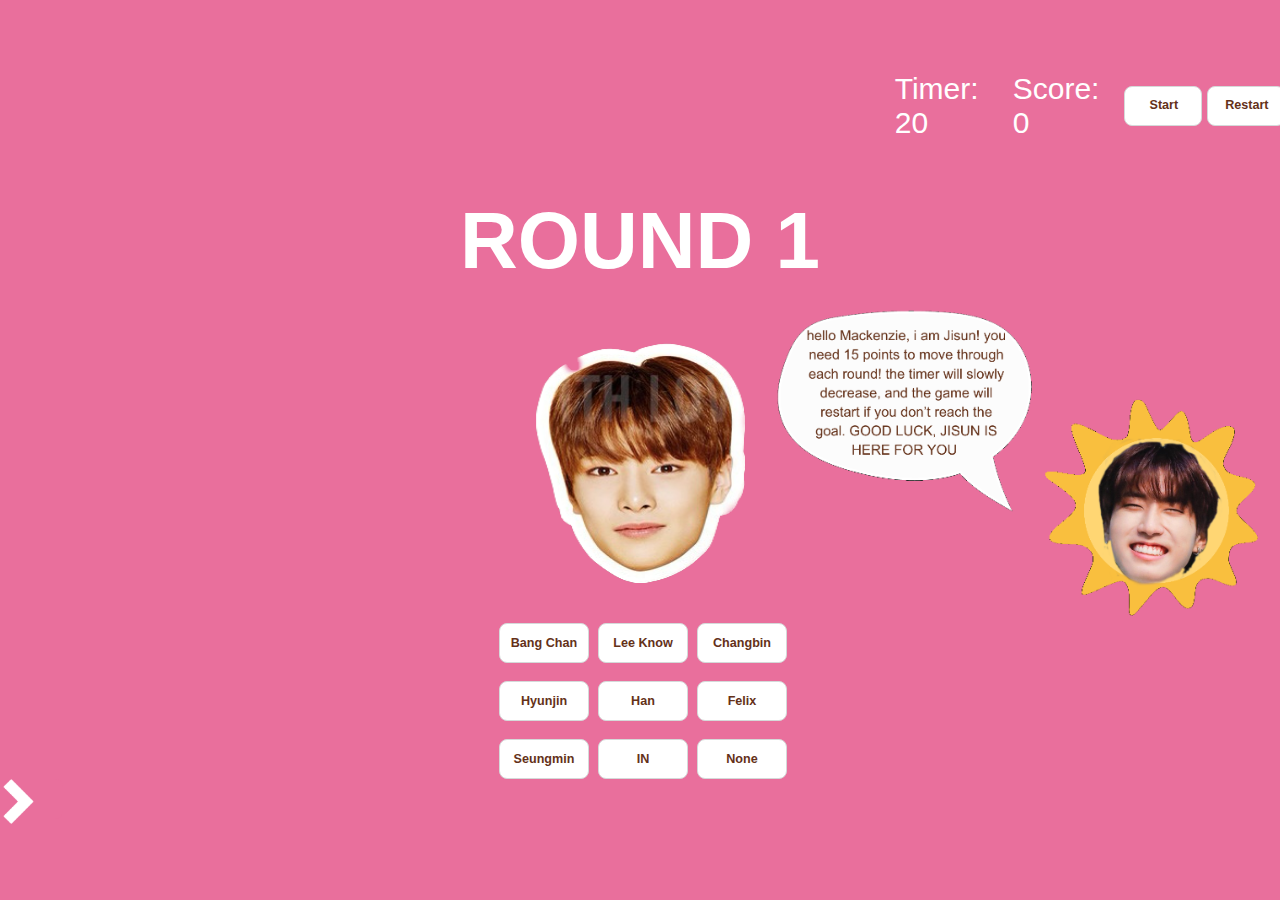
<file: index.html>
<!DOCTYPE html>
<html lang="en">
<head>
  <meta charset="UTF-8">
  <meta name="viewport" content="width=device-width, initial-scale=1.0">
  <title>Image Gallery</title>
  <link rel="stylesheet" href="styles.css">
</head>
<body> 
  <img id='skzright' src="ji1right.png">

  
  
  <div id="heading"> 
    <div id="timerDisplay">timer: 20</div>
    <div id="scoreDisplay">score: 0</div>
    <button id="startButton">Start</button>
    <button id="restartButton">Restart</button>
  </div> 

  <h1>ROUND 1</h1> 



  <br><br>
  <div id="imageContainer">
    <img id="galleryImage" src="skzr1/001.png" alt="Gallery Image">
  </div>
  <br><br>
  <div id="imgbuttons">
    <button class="imageButton" data-image-id="004">Bang Chan</button>
    <button class="imageButton" data-image-id="002">Lee Know</button>
    <button class="imageButton" data-image-id="006">Changbin</button><br><br>
    <button class="imageButton" data-image-id="005">Hyunjin</button>
    <button class="imageButton" data-image-id="007">Han</button>
    <button class="imageButton" data-image-id="008">Felix</button><br><br>
    <button class="imageButton" data-image-id="003">Seungmin</button>
    <button class="imageButton" data-image-id="001">IN</button>
    <button class="imageButton" data-image-id="000">None</button>


  </div>
  

  <div id="dirButtons">
    <button id="nextRoundButton"><img src='rightarrow.png'></button>
  </div>

  <script>
    let currentRound = 1;
    const numImages = 8;
    const imagePathPrefix = 'skzr1';
    const images = Array.from({ length: numImages }, (_, i) => `${imagePathPrefix}/${(i + 1).toString().padStart(3, '0')}.png`);
    shuffleArray(images); // Shuffle the array
    const timerDuration = 20; // Set the timer duration for this page
    
    const nextRoundButton = document.getElementById('nextRoundButton');
      nextRoundButton.addEventListener('click', function () {
        currentRound++;
        window.location.href = 'round' + currentRound + '.html';
      });

    const startButton = document.getElementById('startButton');
    startButton.addEventListener('click', function () {
      if (!timerInterval) {
              startTimer();
      }
    });

    const restartButton = document.getElementById('restartButton');
    restartButton.addEventListener('click', function () {
      window.location.href = 'index.html';
    });

    // Get all buttons with the class "imageButton"
    const imageButtons = document.querySelectorAll('.imageButton');
    let currentHighlightedButton = null;

    // Attach click event listeners to each button
    imageButtons.forEach(button => {
        button.addEventListener('click', function () {
        const selectedImageId = button.dataset.imageId; // Get the data-image-id attribute

          // Reset the color of the previously highlighted button
          if (currentHighlightedButton) {
            currentHighlightedButton.style.backgroundColor = '';
          }

          // Check if the selected image ID matches the current image's ID
          if (selectedImageId === getCurrentImageId()) {
            // Set the style for a correct match (you can customize this part)
            button.style.backgroundColor = 'rgb(152, 251, 152)';
            changeImage();
            if (!timerInterval) {
              startTimer();
            }
          } else {
            // Set the style for an incorrect match (you can customize this part)
            button.style.backgroundColor = 'red';
          }

          // Set the currentHighlightedButton to the clicked button
          currentHighlightedButton = button;

          // Reset button color after a short delay (e.g., 1000 milliseconds or 1 second)
          setTimeout(() => {
            button.style.backgroundColor = ''; // Reset to default color
          }, 1000); // Adjust the delay as needed
        });
      });
  

  function getCurrentImageId() {
    const currentImageSrc = galleryImage.src;
    const matches = currentImageSrc.match(/\/(\d{3})\.png$/);
    const imageId = matches ? matches[1] : null;
    console.log('Current Image ID:', imageId);
    return imageId;
  }

  /*
  function getCurrentImageId() {
    const currentImageSrc = galleryImage.src;
    const matches = currentImageSrc.match(/\/(\d{3})\.png$/);
    return matches ? matches[1] : null;
  }
  */

  // Function to shuffle the array randomly
  function shuffleArray(array) {
    for (let i = array.length - 1; i > 0; i--) {
      const j = Math.floor(Math.random() * (i + 1));
      [array[i], array[j]] = [array[j], array[i]];
    }
  }
  </script>

  <script src="script.js"></script>
</body>
</html>
</file>
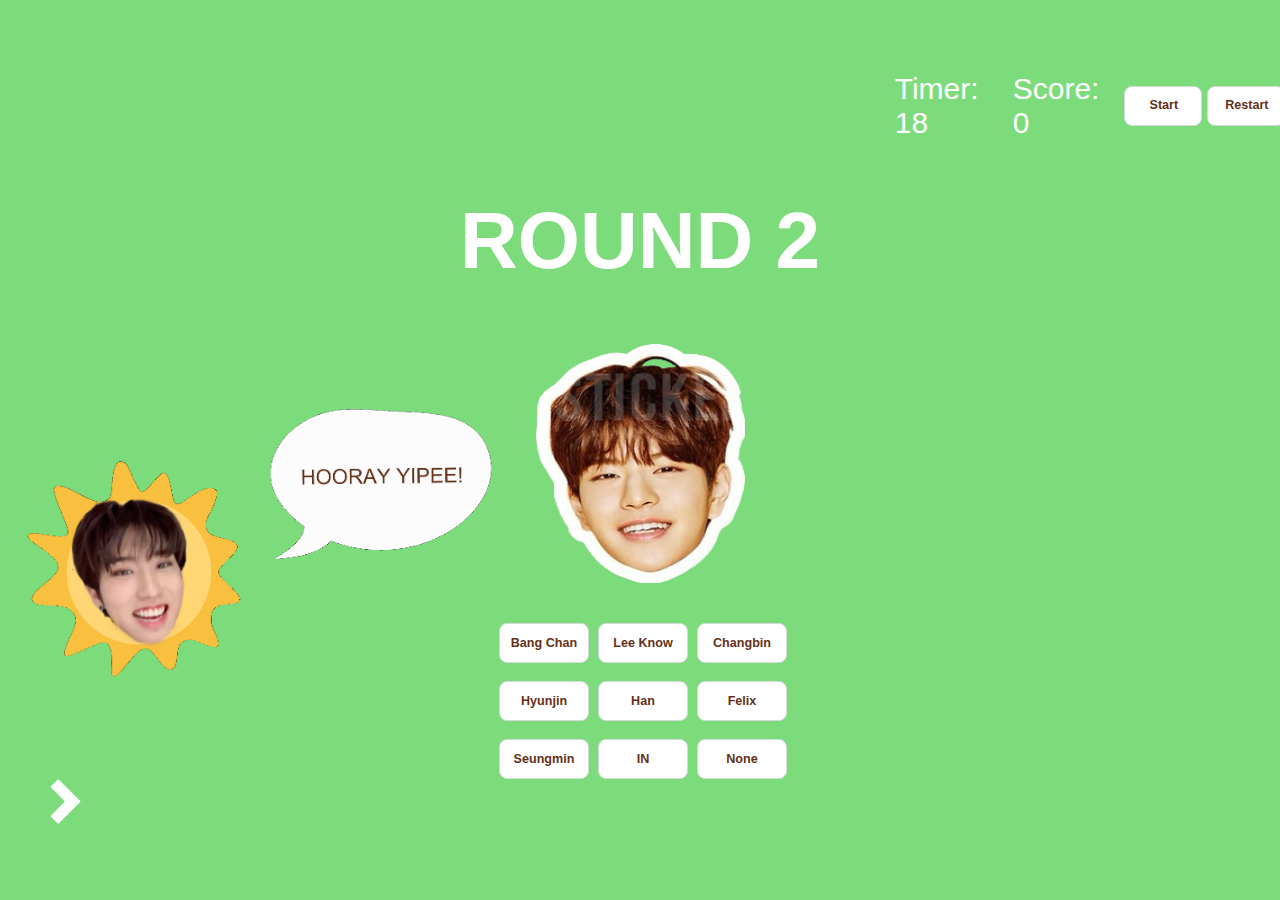
<file: round2.html>
<!DOCTYPE html>
<html lang="en">
<head>
  <meta charset="UTF-8">
  <meta name="viewport" content="width=device-width, initial-scale=1.0">
  <title>Image Gallery</title>
  <link rel="stylesheet" href="styles.css">
</head>
<style>
  body {
     background-color: rgb(124, 220, 124);
  }
  #nextRoundButton,
  #prevRoundButton {
    background-color: rgb(124, 220, 124);
  }

</style>
<body>
  <img id='skzleft' src="ji2left.png">
  <div id="heading"> 
    <div id="timerDisplay">Timer: 18</div>
    <div id="scoreDisplay">Score: 0</div>
    <button id="startButton">Start</button>
    <button id="restartButton">Restart</button>
  </div>
  <h1>ROUND 2</h1>
  
  <br><br>
  <div id="imageContainer">
    <img id="galleryImage" src="skzr2/21.png" alt="Gallery Image">
  </div>
  <br><br>
  <div id="imgbuttons">
    <button class="imageButton" data-image-id="24">Bang Chan</button>
    <button class="imageButton" data-image-id="22">Lee Know</button>
    <button class="imageButton" data-image-id="23">Changbin</button><br><br>
    <button class="imageButton" data-image-id="000">Hyunjin</button>
    <button class="imageButton" data-image-id="25">Han</button>
    <button class="imageButton" data-image-id="27 29">Felix</button><br><br>
    <button class="imageButton" data-image-id="21 26">Seungmin</button>
    <button class="imageButton" data-image-id="28">IN</button>
    <button class="imageButton" data-image-id="001">None</button>
  </div>

  <div id="dirButtons">
    <button id="prevRoundButton"><img src='leftarrow.png'></button>
    <button id="nextRoundButton"><img src='rightarrow.png'></button>
  </div>

<script>
  let currentRound = 2;
  const numImages = 9;
  const imagePathPrefix = 'skzr2';
  const images = Array.from({ length: numImages }, (_, i) => `${imagePathPrefix}/${(i + 21).toString().padStart(2, '0')}.png`);
  shuffleArray(images);
  const timerDuration = 18; // Set the timer duration for this page
  
  const nextRoundButton = document.getElementById('nextRoundButton');
      nextRoundButton.addEventListener('click', function () {
        currentRound++;
        window.location.href = 'round' + currentRound + '.html';
      });
      
    const prevRoundButton = document.getElementById('prevRoundButton');
    prevRoundButton.addEventListener('click', function () {
        window.location.href = 'index.html';
      });

  const startButton = document.getElementById('startButton');
    startButton.addEventListener('click', function () {
      if (!timerInterval) {
              startTimer();
      }
    });

    const restartButton = document.getElementById('restartButton');
    restartButton.addEventListener('click', function () {
      window.location.href = 'round' + currentRound + '.html';
    });


  // Get all buttons with the class "imageButton"
  const imageButtons = document.querySelectorAll('.imageButton');
  let currentHighlightedButton = null;

  // Attach click event listeners to each button
  imageButtons.forEach(button => {
    let data = button.getAttribute("data-image-id");
    let ids = data.split(" ");

    button.addEventListener('click', function () {
      // Get the current image ID as an array
      const selectedImageIds = getCurrentImageIds();

      // Reset the color of the previously highlighted button
      if (currentHighlightedButton) {
        currentHighlightedButton.style.backgroundColor = '';
      }

      // Check if the selected image ID matches the current image's ID
      const isMatch = selectedImageIds.some(id => ids.includes(id));
      
      if (isMatch) {
        // Set the style for a correct match (you can customize this part)
        button.style.backgroundColor = 'rgb(152, 251, 152)';
        changeImage();
        if (!timerInterval) {
          startTimer();
        }
      } else {
        // Set the style for an incorrect match (you can customize this part)
        button.style.backgroundColor = 'red';
      }

      // Set the currentHighlightedButton to the clicked button
      currentHighlightedButton = button;

      // Reset button color after a short delay (e.g., 1000 milliseconds or 1 second)
      setTimeout(() => {
        button.style.backgroundColor = ''; // Reset to default color
      }, 1000); // Adjust the delay as needed
    });
  });

  // Function to get the current image's ID as an array
  function getCurrentImageIds() {
    const currentImageSrc = galleryImage.src;
    const matches = currentImageSrc.match(/\/(\d{2})\.png$/); // Use \d{2} for two digits
    return matches ? [matches[1]] : null; // Return as an array
  }

  // Function to shuffle the array randomly
  function shuffleArray(array) {
  for (let i = array.length - 1; i > 0; i--) {
    const j = Math.floor(Math.random() * (i + 1));
    [array[i], array[j]] = [array[j], array[i]];
  }
}


</script>
<script src="script.js"></script>
</body>
</html>
</file>
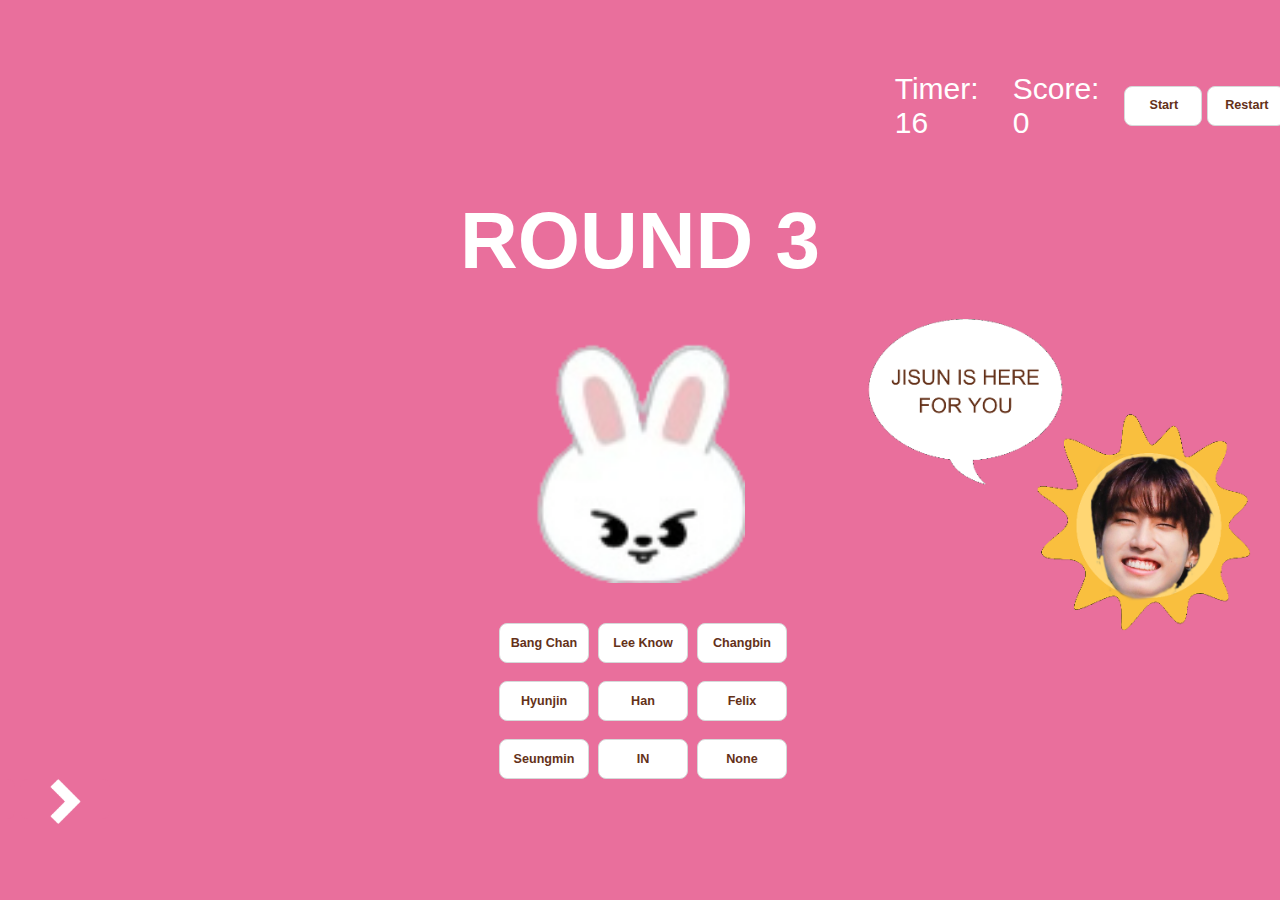
<file: round3.html>
<!DOCTYPE html>
<html lang="en">
<head>
  <meta charset="UTF-8">
  <meta name="viewport" content="width=device-width, initial-scale=1.0">
  <title>Image Gallery</title>
  <link rel="stylesheet" href="styles.css">
</head>
<body>
  <img id='skzright' src="ji3right.png">

  <div id="heading"> 
    <div id="timerDisplay">timer: 16</div>
    <div id="scoreDisplay">score: 0</div>
    <button id="startButton">Start</button>
    <button id="restartButton">Restart</button>
  </div> 

  <h1>ROUND 3</h1> 



  <br><br>
  <div id="imageContainer">
    <img id="galleryImage" src="skzr3/031.png" alt="Gallery Image">
  </div>
  <br><br>
  <div id="imgbuttons">
    <button class="imageButton" data-image-id="036 041">Bang Chan</button>
    <button class="imageButton" data-image-id="031 038">Lee Know</button>
    <button class="imageButton" data-image-id="035 040">Changbin</button><br><br>
    <button class="imageButton" data-image-id="033 034">Hyunjin</button>
    <button class="imageButton" data-image-id="039">Han</button>
    <button class="imageButton" data-image-id="032">Felix</button><br><br>
    <button class="imageButton" data-image-id="000">Seungmin</button>
    <button class="imageButton" data-image-id="037 042">IN</button>
    <button class="imageButton" data-image-id="001">None</button>
  </div>


  <div id="dirButtons">
    <button id="prevRoundButton"><img src='leftarrow.png'></button>
    <button id="nextRoundButton"><img src='rightarrow.png'></button>
  </div>
  

  <script>
    let currentRound = 3;
    const numImages = 12;
    const imagePathPrefix = 'skzr3';
    const images = Array.from({ length: numImages }, (_, i) => `${imagePathPrefix}/${(i + 31).toString().padStart(3, '0')}.png`);
    shuffleArray(images);
    const timerDuration = 16; // Set the timer duration for this page
    
    const nextRoundButton = document.getElementById('nextRoundButton');
      nextRoundButton.addEventListener('click', function () {
        currentRound++;
        window.location.href = 'round' + currentRound + '.html';
      });

    const prevRoundButton = document.getElementById('prevRoundButton');
    prevRoundButton.addEventListener('click', function () {
        currentRound--;
        window.location.href = 'round' + currentRound + '.html';
      });
    
    const startButton = document.getElementById('startButton');
    startButton.addEventListener('click', function () {
      if (!timerInterval) {
              startTimer();
      }
    });

    const restartButton = document.getElementById('restartButton');
    restartButton.addEventListener('click', function () {
      window.location.href = 'round' + currentRound + '.html';
    });

    // Get all buttons with the class "imageButton"
    const imageButtons = document.querySelectorAll('.imageButton');
    let currentHighlightedButton = null;

    // Attach click event listeners to each button
    imageButtons.forEach(button => {
      let data = button.getAttribute("data-image-id");
      let ids = data.split(" ");

      button.addEventListener('click', function () {
        // Get the current image ID as an array
        const selectedImageIds = getCurrentImageIds();

        // Reset the color of the previously highlighted button
        if (currentHighlightedButton) {
          currentHighlightedButton.style.backgroundColor = '';
        }

        // Check if the selected image ID matches the current image's ID
        const isMatch = selectedImageIds.some(id => ids.includes(id));
        
        if (isMatch) {
          // Set the style for a correct match (you can customize this part)
          button.style.backgroundColor = 'rgb(152, 251, 152)';
          changeImage();
          if (!timerInterval) {
            startTimer();
          }
        } else {
          // Set the style for an incorrect match (you can customize this part)
          button.style.backgroundColor = 'red';
        }

        // Set the currentHighlightedButton to the clicked button
        currentHighlightedButton = button;

        // Reset button color after a short delay (e.g., 1000 milliseconds or 1 second)
        setTimeout(() => {
          button.style.backgroundColor = ''; // Reset to default color
        }, 1000); // Adjust the delay as needed
      });
    });

    // Function to get the current image's ID as an array
    function getCurrentImageIds() {
      const currentImageSrc = galleryImage.src;
      const matches = currentImageSrc.match(/\/(\d{3})\.png$/); // Use \d{2} for two digits
      return matches ? [matches[1]] : null; // Return as an array
    }

      // Function to shuffle the array randomly
    function shuffleArray(array) {
      for (let i = array.length - 1; i > 0; i--) {
        const j = Math.floor(Math.random() * (i + 1));
        [array[i], array[j]] = [array[j], array[i]];
      }
    }

  </script>
  <script src="script.js"></script>
  </body>
</html>
</file>
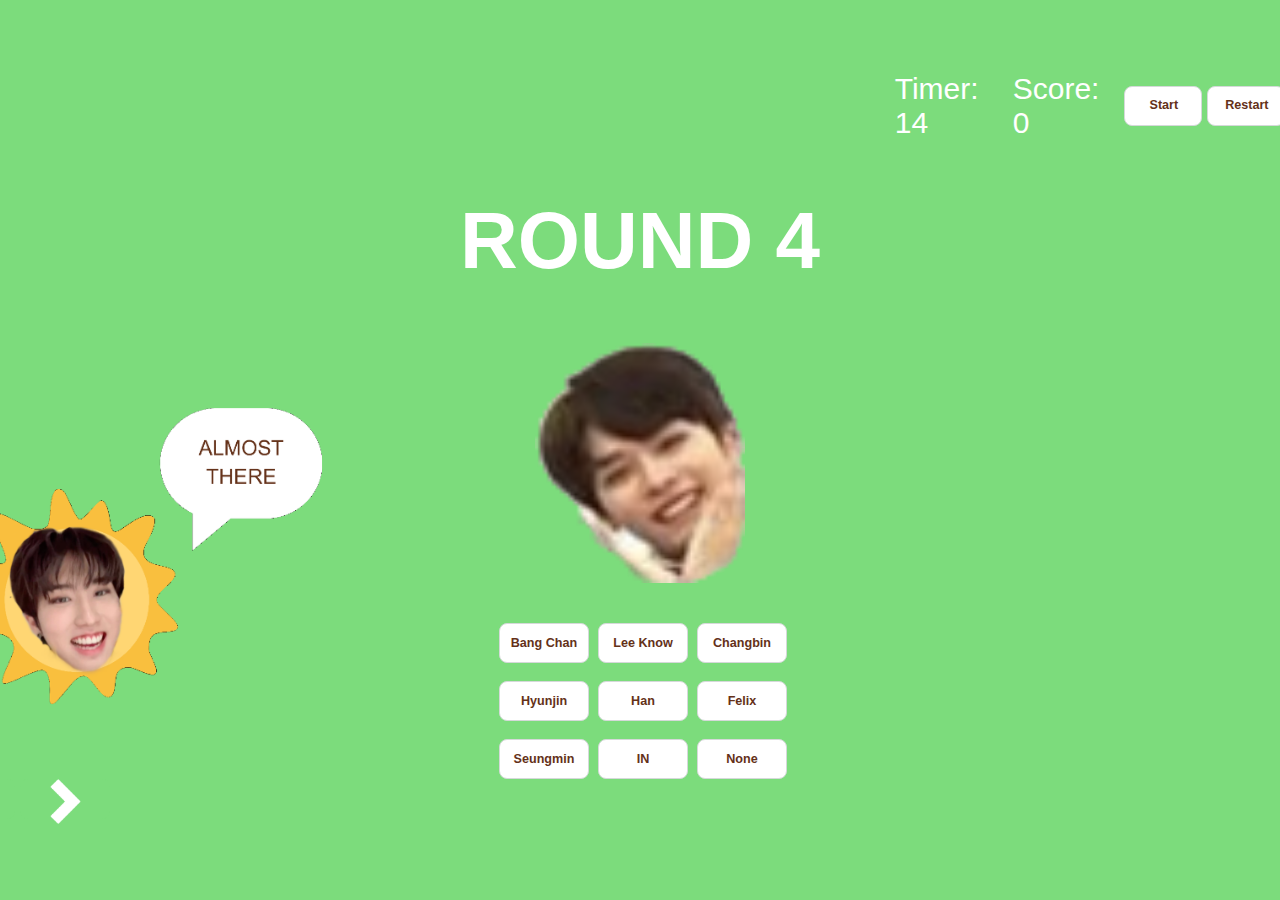
<file: round4.html>
<!DOCTYPE html>
<html lang="en">
<head>
  <meta charset="UTF-8">
  <meta name="viewport" content="width=device-width, initial-scale=1.0">
  <title>Image Gallery</title>
  <link rel="stylesheet" href="styles.css">
</head>
<style>
  body {
     background-color: rgb(124, 220, 124);
  }
  
  #nextRoundButton,
  #prevRoundButton {
    background-color: rgb(124, 220, 124);
  }

</style>
<body>
  <img id='skzleft' src="ji4left.png">
  <div id="heading"> 
    <div id="timerDisplay">Timer: 14</div>
    <div id="scoreDisplay">Score: 0</div>
    <button id="startButton">Start</button>
    <button id="restartButton">Restart</button>
  </div>
  <h1>ROUND 4</h1>

  <br><br>
  <div id="imageContainer">
    <img id="galleryImage" src="skzr4/043.png" alt="Gallery Image">
  </div>
  <br><br>
  <div id="imgbuttons">
    <button class="imageButton" data-image-id="047 052">Bang Chan</button>
    <button class="imageButton" data-image-id="043">Lee Know</button>
    <button class="imageButton" data-image-id="046">Changbin</button><br><br>
    <button class="imageButton" data-image-id="053 056">Hyunjin</button>
    <button class="imageButton" data-image-id="044">Han</button>
    <button class="imageButton" data-image-id="045 048 049">Felix</button><br><br>
    <button class="imageButton" data-image-id="055">Seungmin</button>
    <button class="imageButton" data-image-id="050">IN</button>
    <button class="imageButton" data-image-id="054 051 057">None</button>
  </div>

  <div id="dirButtons">
    <button id="prevRoundButton"><img src='leftarrow.png'></button>
    <button id="nextRoundButton"><img src='rightarrow.png'></button>
  </div>

  
  <script>
    let currentRound = 4;
    const numImages = 15;
    const imagePathPrefix = 'skzr4';
    const images = Array.from({ length: numImages }, (_, i) => `${imagePathPrefix}/${(i + 43).toString().padStart(3, '0')}.png`);
    shuffleArray(images);
    const timerDuration = 14; // Set the timer duration for this page
    
    const nextRoundButton = document.getElementById('nextRoundButton');
      nextRoundButton.addEventListener('click', function () {
        currentRound++;
        window.location.href = 'round' + currentRound + '.html';
      });
      
    const prevRoundButton = document.getElementById('prevRoundButton');
    prevRoundButton.addEventListener('click', function () {
        currentRound--;
        window.location.href = 'round' + currentRound + '.html';
      });

    const startButton = document.getElementById('startButton');
      startButton.addEventListener('click', function () {
        if (!timerInterval) {
                startTimer();
        }
      });

    const restartButton = document.getElementById('restartButton');
    restartButton.addEventListener('click', function () {
      window.location.href = 'round' + currentRound + '.html';
    });
    
      // Get all buttons with the class "imageButton"
    const imageButtons = document.querySelectorAll('.imageButton');
    let currentHighlightedButton = null;

    // Attach click event listeners to each button
    imageButtons.forEach(button => {
      let data = button.getAttribute("data-image-id");
      let ids = data.split(" ");

      button.addEventListener('click', function () {
        // Get the current image ID as an array
        const selectedImageIds = getCurrentImageIds();

        // Reset the color of the previously highlighted button
        if (currentHighlightedButton) {
          currentHighlightedButton.style.backgroundColor = '';
        }

        // Check if the selected image ID matches the current image's ID
        const isMatch = selectedImageIds.some(id => ids.includes(id));
        
        if (isMatch) {
          // Set the style for a correct match (you can customize this part)
          button.style.backgroundColor = 'rgb(152, 251, 152)';
          changeImage();
          if (!timerInterval) {
            startTimer();
          }
        } else {
          // Set the style for an incorrect match (you can customize this part)
          button.style.backgroundColor = 'red';
        }

        // Set the currentHighlightedButton to the clicked button
        currentHighlightedButton = button;

        // Reset button color after a short delay (e.g., 1000 milliseconds or 1 second)
        setTimeout(() => {
          button.style.backgroundColor = ''; // Reset to default color
        }, 1000); // Adjust the delay as needed
      });
    });

    // Function to get the current image's ID as an array
    function getCurrentImageIds() {
      const currentImageSrc = galleryImage.src;
      const matches = currentImageSrc.match(/\/(\d{3})\.png$/); // Use \d{2} for two digits
      return matches ? [matches[1]] : null; // Return as an array
    }

      // Function to shuffle the array randomly
    function shuffleArray(array) {
      for (let i = array.length - 1; i > 0; i--) {
        const j = Math.floor(Math.random() * (i + 1));
        [array[i], array[j]] = [array[j], array[i]];
      }
    }

  </script>
  <script src="script.js"></script>
</body>
</html>
</file>
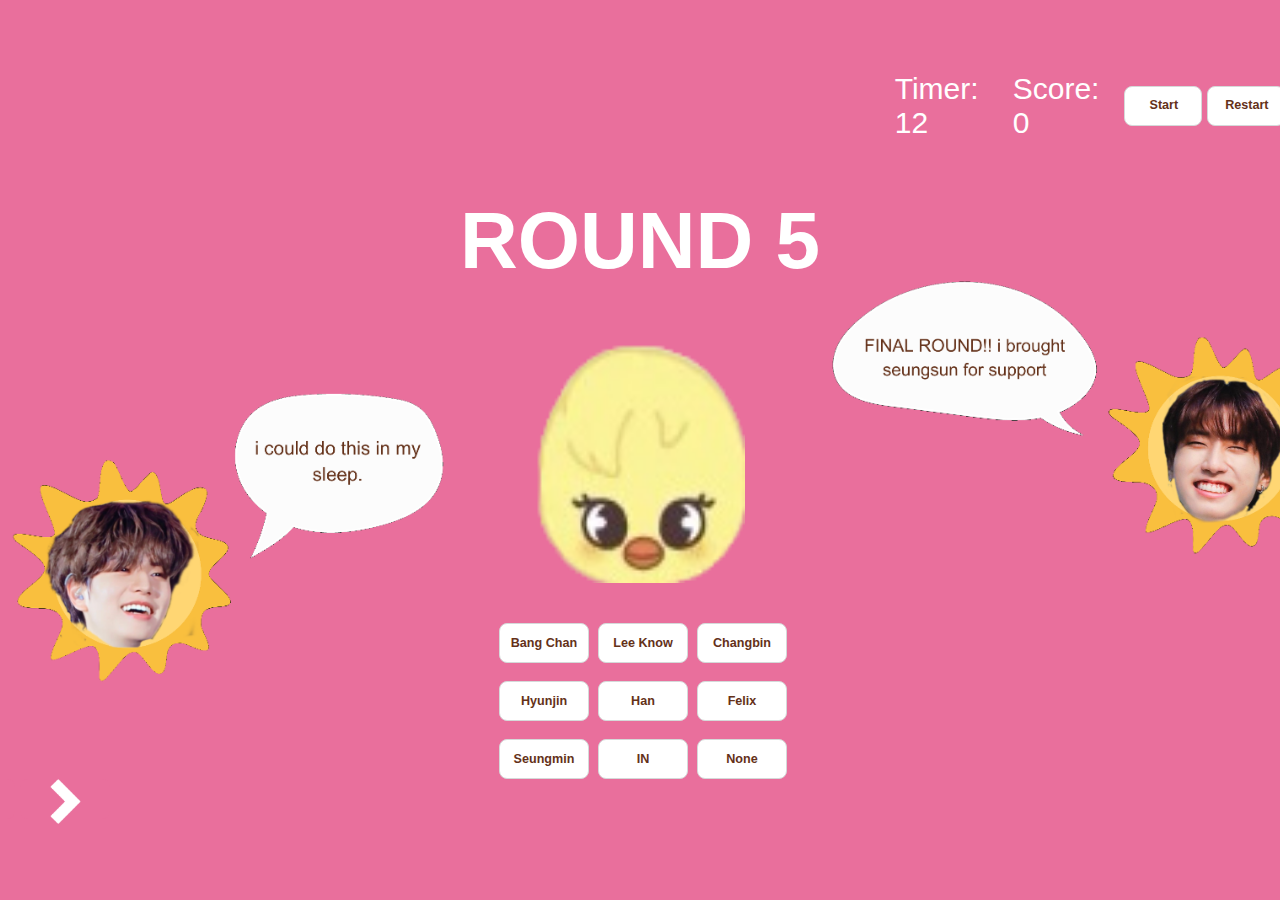
<file: round5.html>
<!DOCTYPE html>
<html lang="en">
<head>
  <meta charset="UTF-8">
  <meta name="viewport" content="width=device-width, initial-scale=1.0">
  <title>Image Gallery</title>
  <link rel="stylesheet" href="styles.css">
</head>
<body>
  <img id='skzright' src="ji5right.png">
  <img id='skzleft' src="seung5left.png">

  <div id="heading"> 
    <div id="timerDisplay">timer: 12</div>
    <div id="scoreDisplay">score: 0</div>
    <button id="startButton">Start</button>
    <button id="restartButton">Restart</button>
  </div> 

  <h1>ROUND 5</h1> 


  <br><br>
  <div id="imageContainer">
    <img id="galleryImage" src="skzr5/52.png" alt="Gallery Image">
  </div>
  <br><br>

  <div id="imgbuttons">
    <button class="imageButton" data-image-id="63">Bang Chan</button>
    <button class="imageButton" data-image-id="51 69">Lee Know</button>
    <button class="imageButton" data-image-id="00">Changbin</button><br><br>
    <button class="imageButton" data-image-id="53 57 66">Hyunjin</button>
    <button class="imageButton" data-image-id="60">Han</button>
    <button class="imageButton" data-image-id="52 59 71">Felix</button><br><br>
    <button class="imageButton" data-image-id="70">Seungmin</button>
    <button class="imageButton" data-image-id="54 65">IN</button>
    <button class="imageButton" data-image-id="55 56 58 61 62 64 67 68 72">None</button>
  </div>

  <div id="dirButtons">
    <button id="prevRoundButton"><img src='leftarrow.png'></button>
    <button id="nextRoundButton"><img src='rightarrow.png'></button>
  </div>

  <script>
    let currentRound = 5;
    const numImages = 22;
    const imagePathPrefix = 'skzr5';
    const images = Array.from({ length: numImages }, (_, i) => `${imagePathPrefix}/${(i + 51).toString().padStart(2, '0')}.png`);
    shuffleArray(images);
    const timerDuration = 12; // Set the timer duration for this page
    
    
    const nextRoundButton = document.getElementById('nextRoundButton');
      nextRoundButton.addEventListener('click', function () {
        currentRound++;
        window.location.href = 'round' + currentRound + '.html';
      });
    

    const prevRoundButton = document.getElementById('prevRoundButton');
    prevRoundButton.addEventListener('click', function () {
        currentRound--;
        window.location.href = 'round' + currentRound + '.html';
      });
    
    const startButton = document.getElementById('startButton');
    startButton.addEventListener('click', function () {
      if (!timerInterval) {
              startTimer();
      }
    });

    const restartButton = document.getElementById('restartButton');
    restartButton.addEventListener('click', function () {
      window.location.href = 'round' + currentRound + '.html';
    });
    
      // Get all buttons with the class "imageButton"
    const imageButtons = document.querySelectorAll('.imageButton');
    let currentHighlightedButton = null;

    // Attach click event listeners to each button
    imageButtons.forEach(button => {
      let data = button.getAttribute("data-image-id");
      let ids = data.split(" ");

      button.addEventListener('click', function () {
        // Get the current image ID as an array
        const selectedImageIds = getCurrentImageIds();

        // Reset the color of the previously highlighted button
        if (currentHighlightedButton) {
          currentHighlightedButton.style.backgroundColor = '';
        }

        // Check if the selected image ID matches the current image's ID
        const isMatch = selectedImageIds.some(id => ids.includes(id));
        
        if (isMatch) {
          // Set the style for a correct match (you can customize this part)
          button.style.backgroundColor = 'rgb(152, 251, 152';
          changeImage();
          if (!timerInterval) {
            startTimer();
          }
        } else {
          // Set the style for an incorrect match (you can customize this part)
          button.style.backgroundColor = 'red';
        }

        // Set the currentHighlightedButton to the clicked button
        currentHighlightedButton = button;

        // Reset button color after a short delay (e.g., 1000 milliseconds or 1 second)
        setTimeout(() => {
          button.style.backgroundColor = ''; // Reset to default color
        }, 1000); // Adjust the delay as needed
      });
    });

    // Function to get the current image's ID as an array
    function getCurrentImageIds() {
      const currentImageSrc = galleryImage.src;
      const matches = currentImageSrc.match(/\/(\d{2})\.png$/); // Use \d{2} for two digits
      return matches ? [matches[1]] : null; // Return as an array
    }

      // Function to shuffle the array randomly
    function shuffleArray(array) {
      for (let i = array.length - 1; i > 0; i--) {
        const j = Math.floor(Math.random() * (i + 1));
        [array[i], array[j]] = [array[j], array[i]];
      }
    }

  </script>
  <script src="script.js"></script>
</body>
</html>
</file>
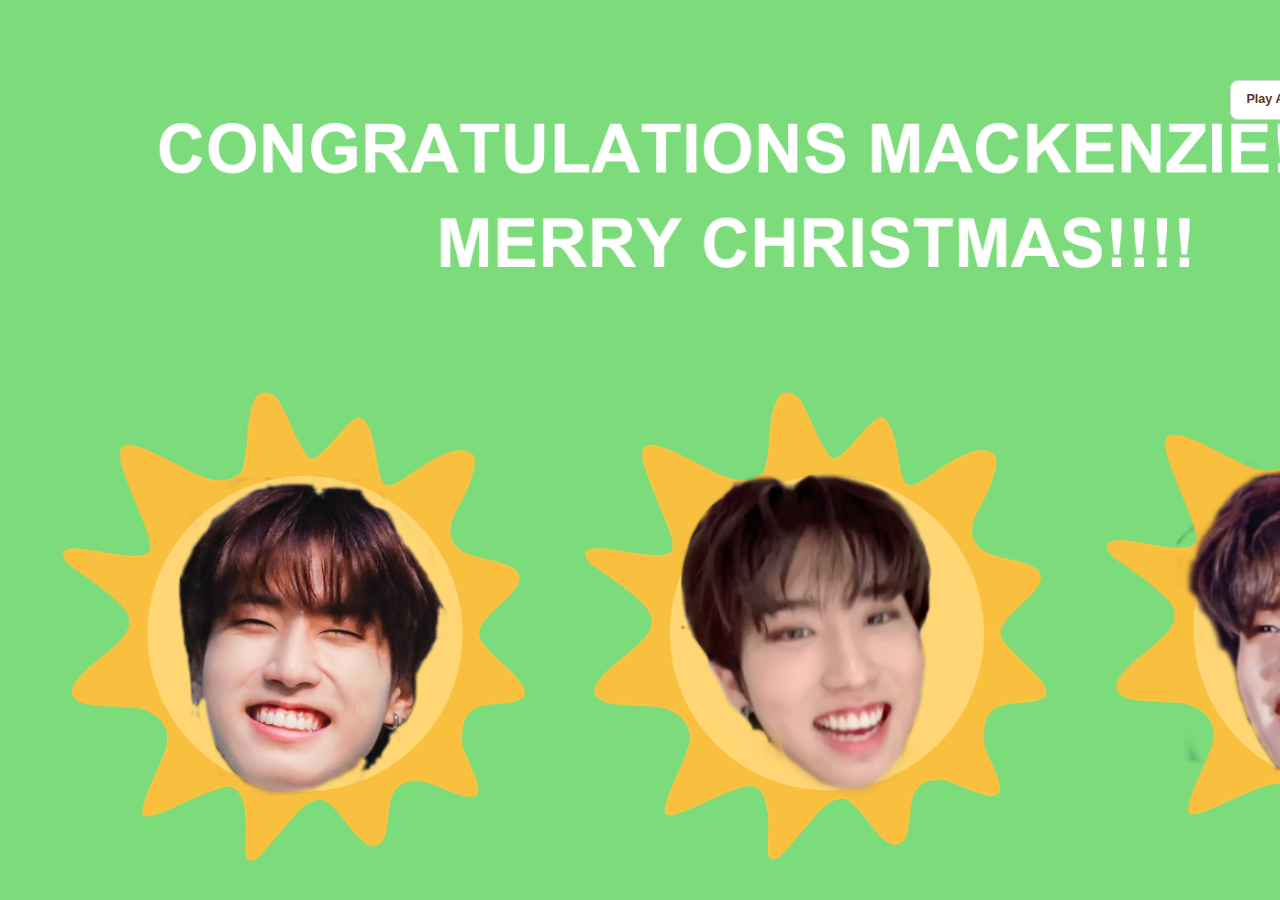
<file: round6.html>
<!DOCTYPE html>
<html lang="en">
<head>
    <meta charset="UTF-8">
    <meta name="viewport" content="width=device-width, initial-scale=1.0">
    <title>Document</title>
    <link rel="stylesheet" href="styles.css">
    <style>
        body {
            background-image: url('7.png'); /* Corrected the usage of background-image */
            background-size: cover; /* Adjust the background size as needed */
            margin: 0; /* Remove default margin */
            height: 100vh; /* Set the body height to full viewport height */
            overflow: hidden;
        }
        #playButton {
            margin-bottom: 700px;
            margin-left: 380px;
            width: 100px;
        }
    </style>
</head>
<body>
    <div id="heading"> 
        <button id="playButton">Play Again!</button>
    </div>
</body>
<script>
    let currentRound = 6;

    const playButton = document.getElementById('playButton');
      playButton.addEventListener('click', function () {
        window.location.href = 'index.html';
    });

</script>
</html>
</file>
<file: styles.css>
body {
  display: flex;
  align-items: center;
  justify-content: center;
  height: 100vh;
  margin: 0;
  flex-direction: column;
  background-color: rgb(233, 111, 156);
  color: white;
  overflow: hidden;
}

h1 {
  font-size: 80px;
  margin-bottom: 10px; /* Adjust the margin as needed */
  font-family: Arial, Helvetica, sans-serif;
}

#heading {
  font-size: 30px;
  display: flex;
  align-items: center;
  justify-content: space-between;
  font-family: Arial, Helvetica, sans-serif;
  margin-top: 1px;
  margin-left: 900px;
  margin-bottom: 2px;
}

#timerDisplay,
#scoreDisplay {
  margin-right: 15px; /* Adjust the margin as needed */
}

#imageContainer {
  position: relative;
  align-items: center;
  justify-content: center;
  margin-top: 10px;
}


#galleryImage {
  width: 210px;
  height: 240px;
  cursor: pointer;
}


.imgbuttons {
  display: flex;
  flex-direction: column;
  align-items: center;
  justify-content: center;
}

button, .imageButton {
  background-color: #fff;
  border: 1px solid #d5d9d9;
  border-radius: 8px;
  box-sizing: border-box;
  color: #643119;
  cursor: pointer;
  display: inline-block;
  font-family: Arial, Helvetica, sans-serif;
  font-size: 12.6px;
  font-weight: bold;
  line-height: 29px;
  padding: 0 10px 0 11px;
  position: relative;
  text-align: center;
  width: 90px;
  height: 40px;
  text-decoration: none;
  margin-left: 5px;

  user-select: none;
  -webkit-user-select: none;
  touch-action: manipulation;
  vertical-align: middle;
}

.imageButton:hover {
  background-color: #f7fafa;
}

.imageButton:focus {
  border-color: #008296;
  box-shadow: rgba(213, 217, 217, .5) 0 2px 5px 0;
  outline: 0;
}

#dirButtons {
  display: flex;
  align-items: center;
  margin-right: 1250px;
}

#nextRoundButton,
#prevRoundButton {
  color: white;
  border: none;
  margin-bottom: 10px;
  background-color: rgb(233, 111, 156);

}

#prevRoundButton img,
#nextRoundButton img {
  width: 45px; /* Adjust the width as needed */
  height: 45px; /* Adjust the height as needed */
}

#skzright {
  width: 750px;
  margin-left: 450px;
  margin-top: 10px;
  position: fixed;
  top: 50%;
  left: 50%;
  transform: translate(-50%, -50%);
  z-index: 999; /* Ensure it appears above other elements */
  opacity: 1; /* Adjust the opacity as needed */
  pointer-events: none;
}

#skzleft {
  width: 750px;
  margin-left: -350px;
  margin-top: 100px;
  position: fixed;
  top: 50%;
  left: 50%;
  transform: translate(-50%, -50%);
  z-index: 999; /* Ensure it appears above other elements */
  opacity: 1; /* Adjust the opacity as needed */
  pointer-events: none;
}
</file>
